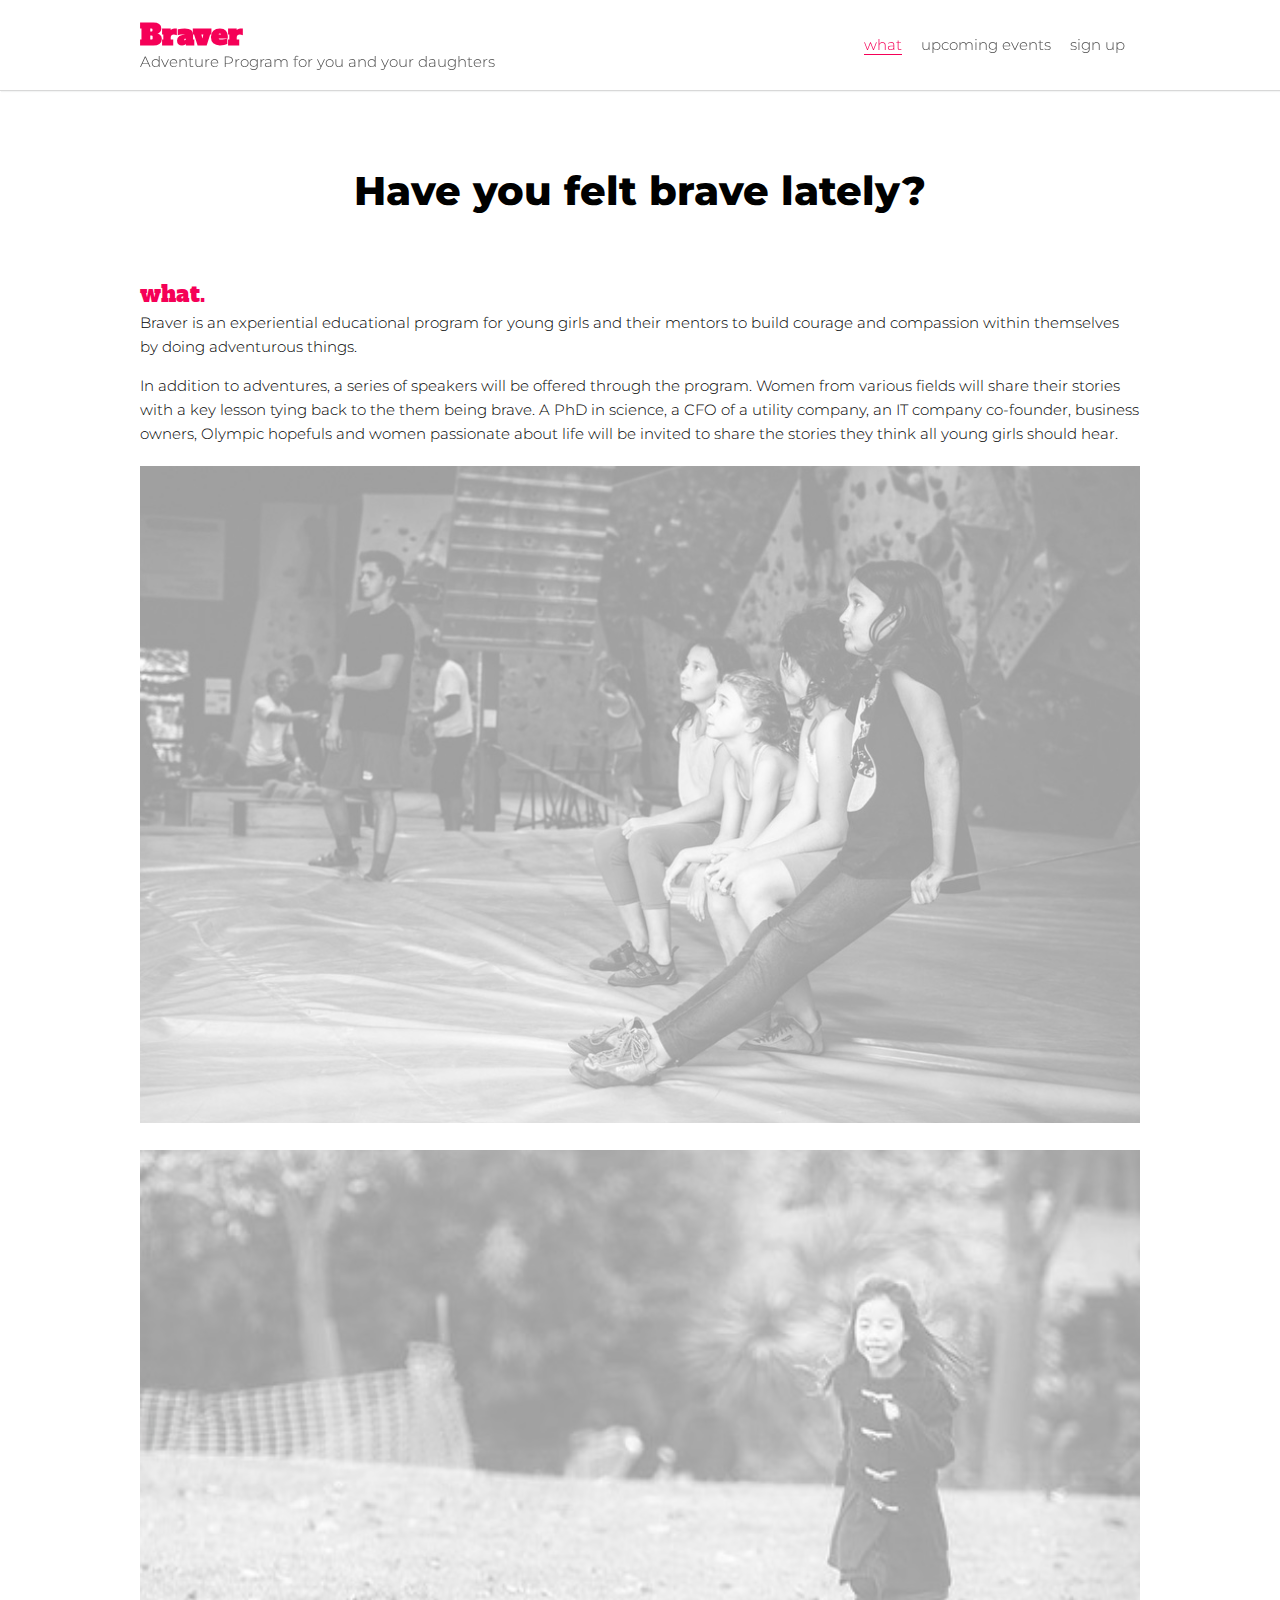
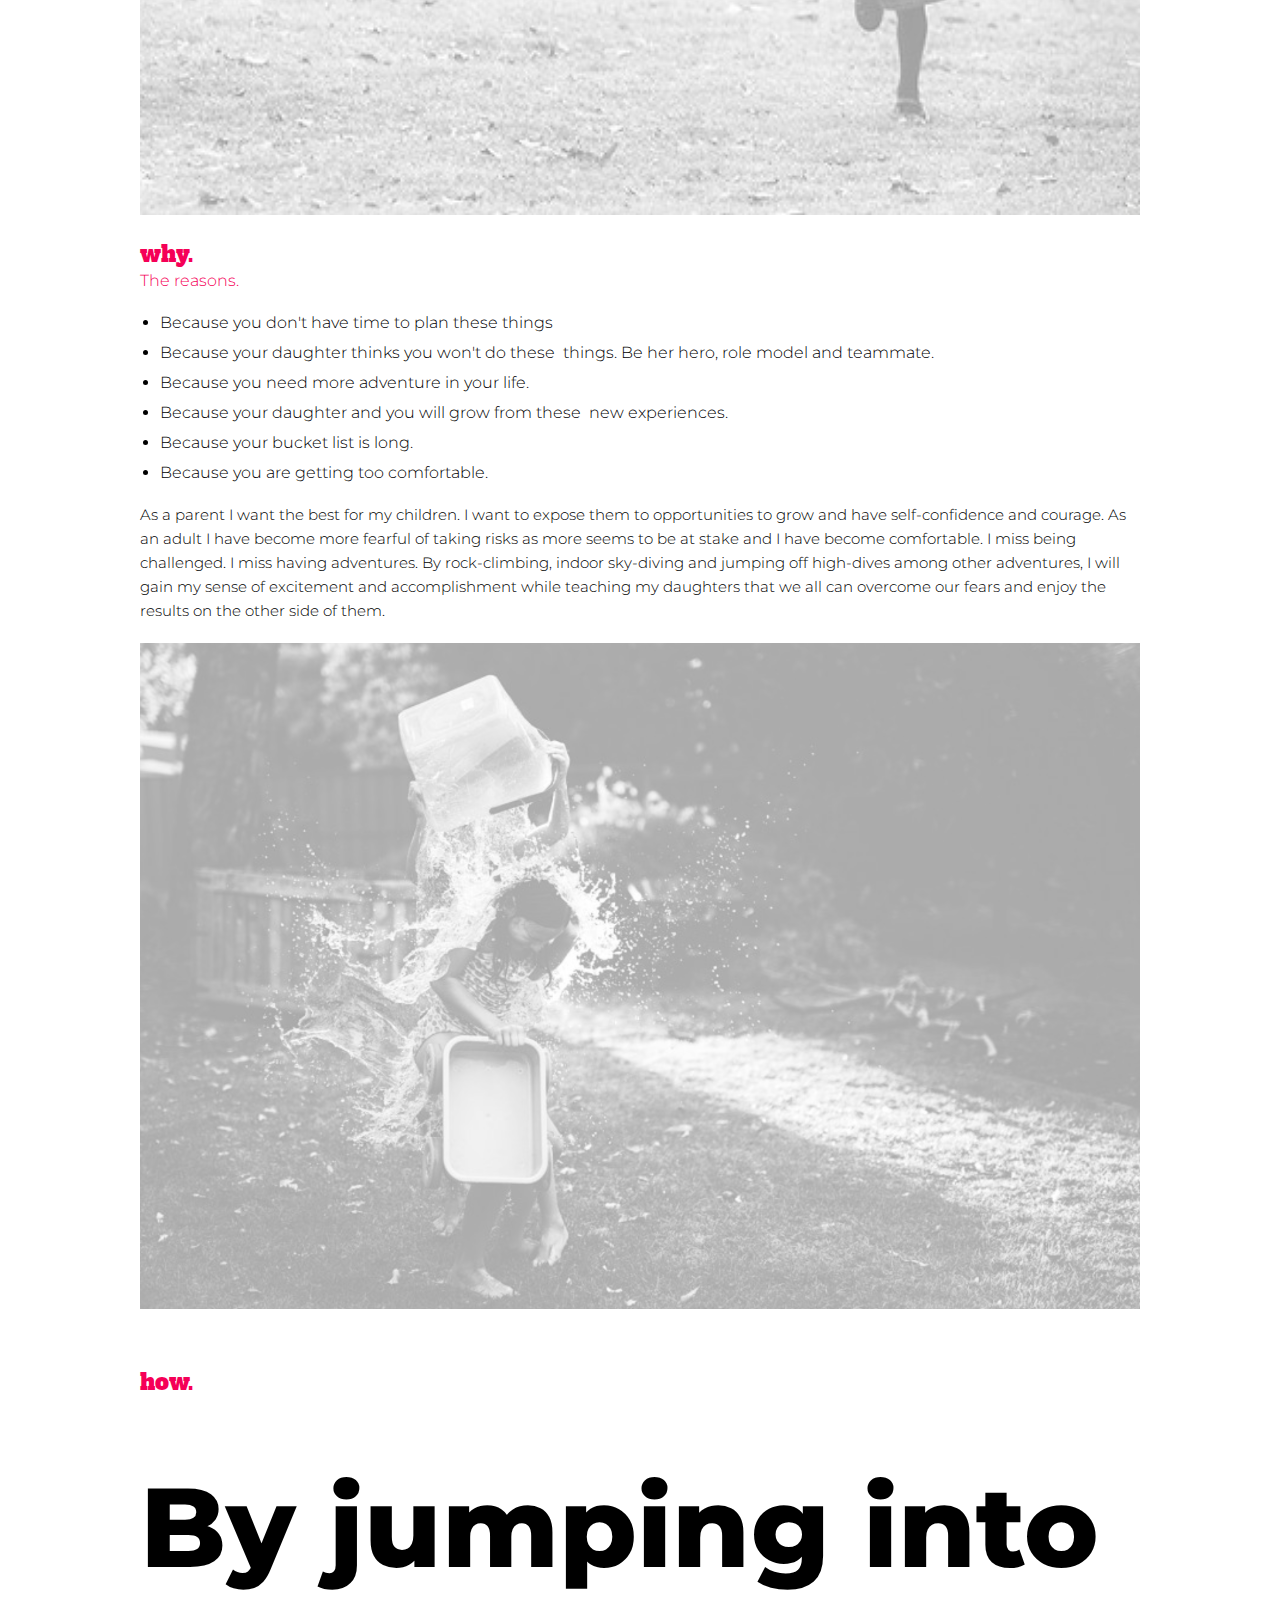
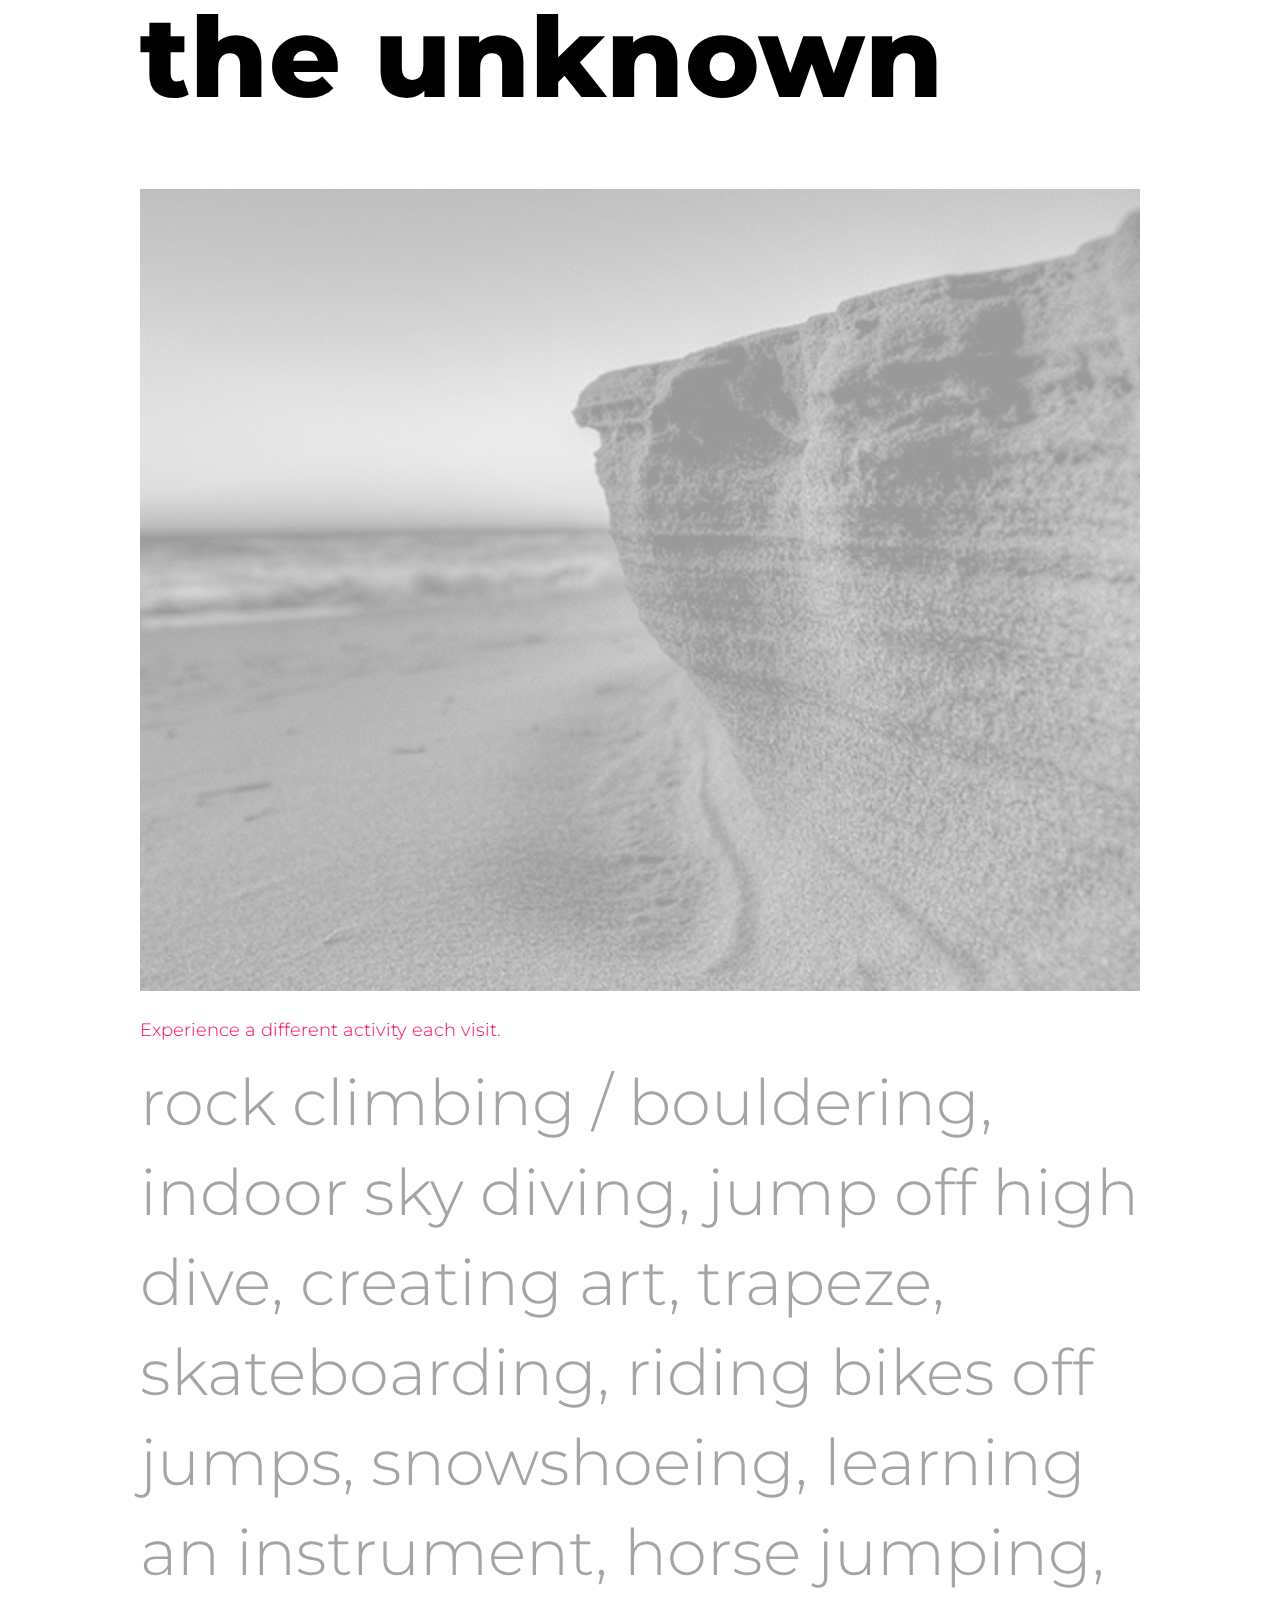
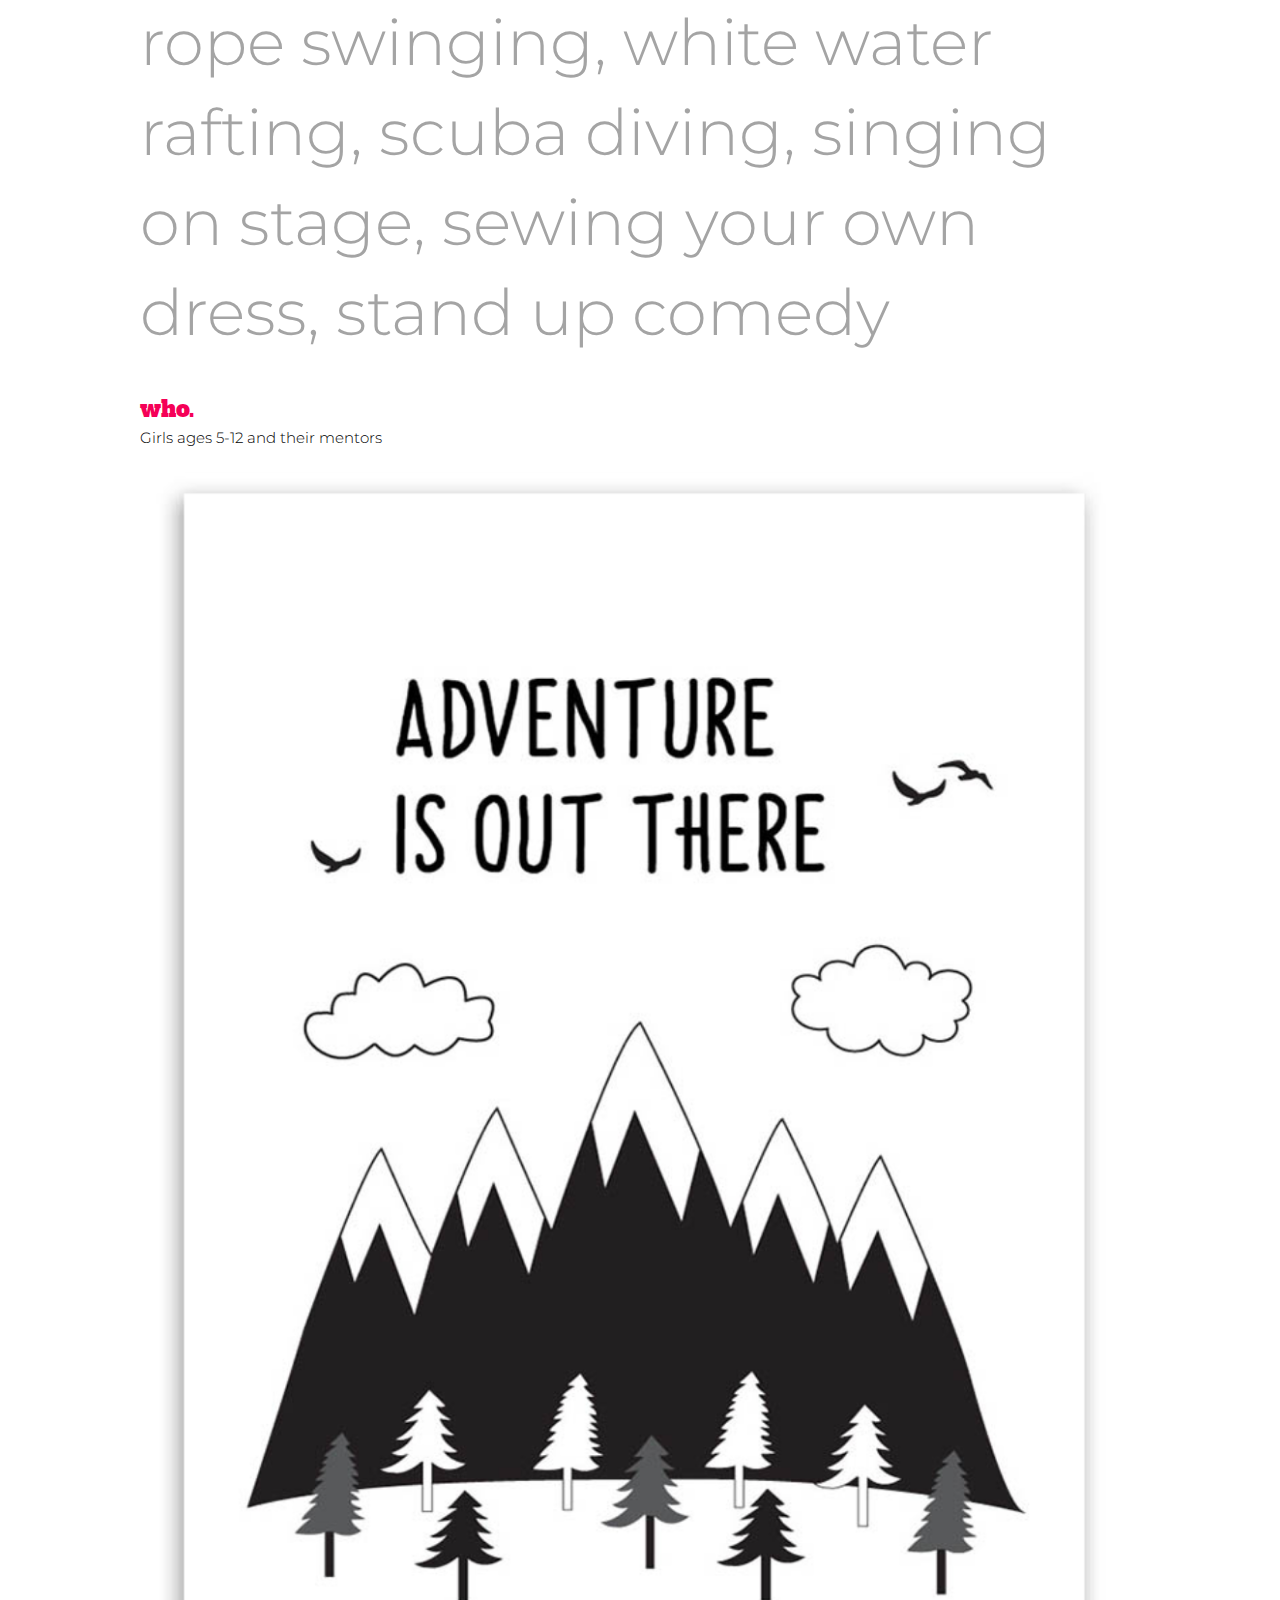
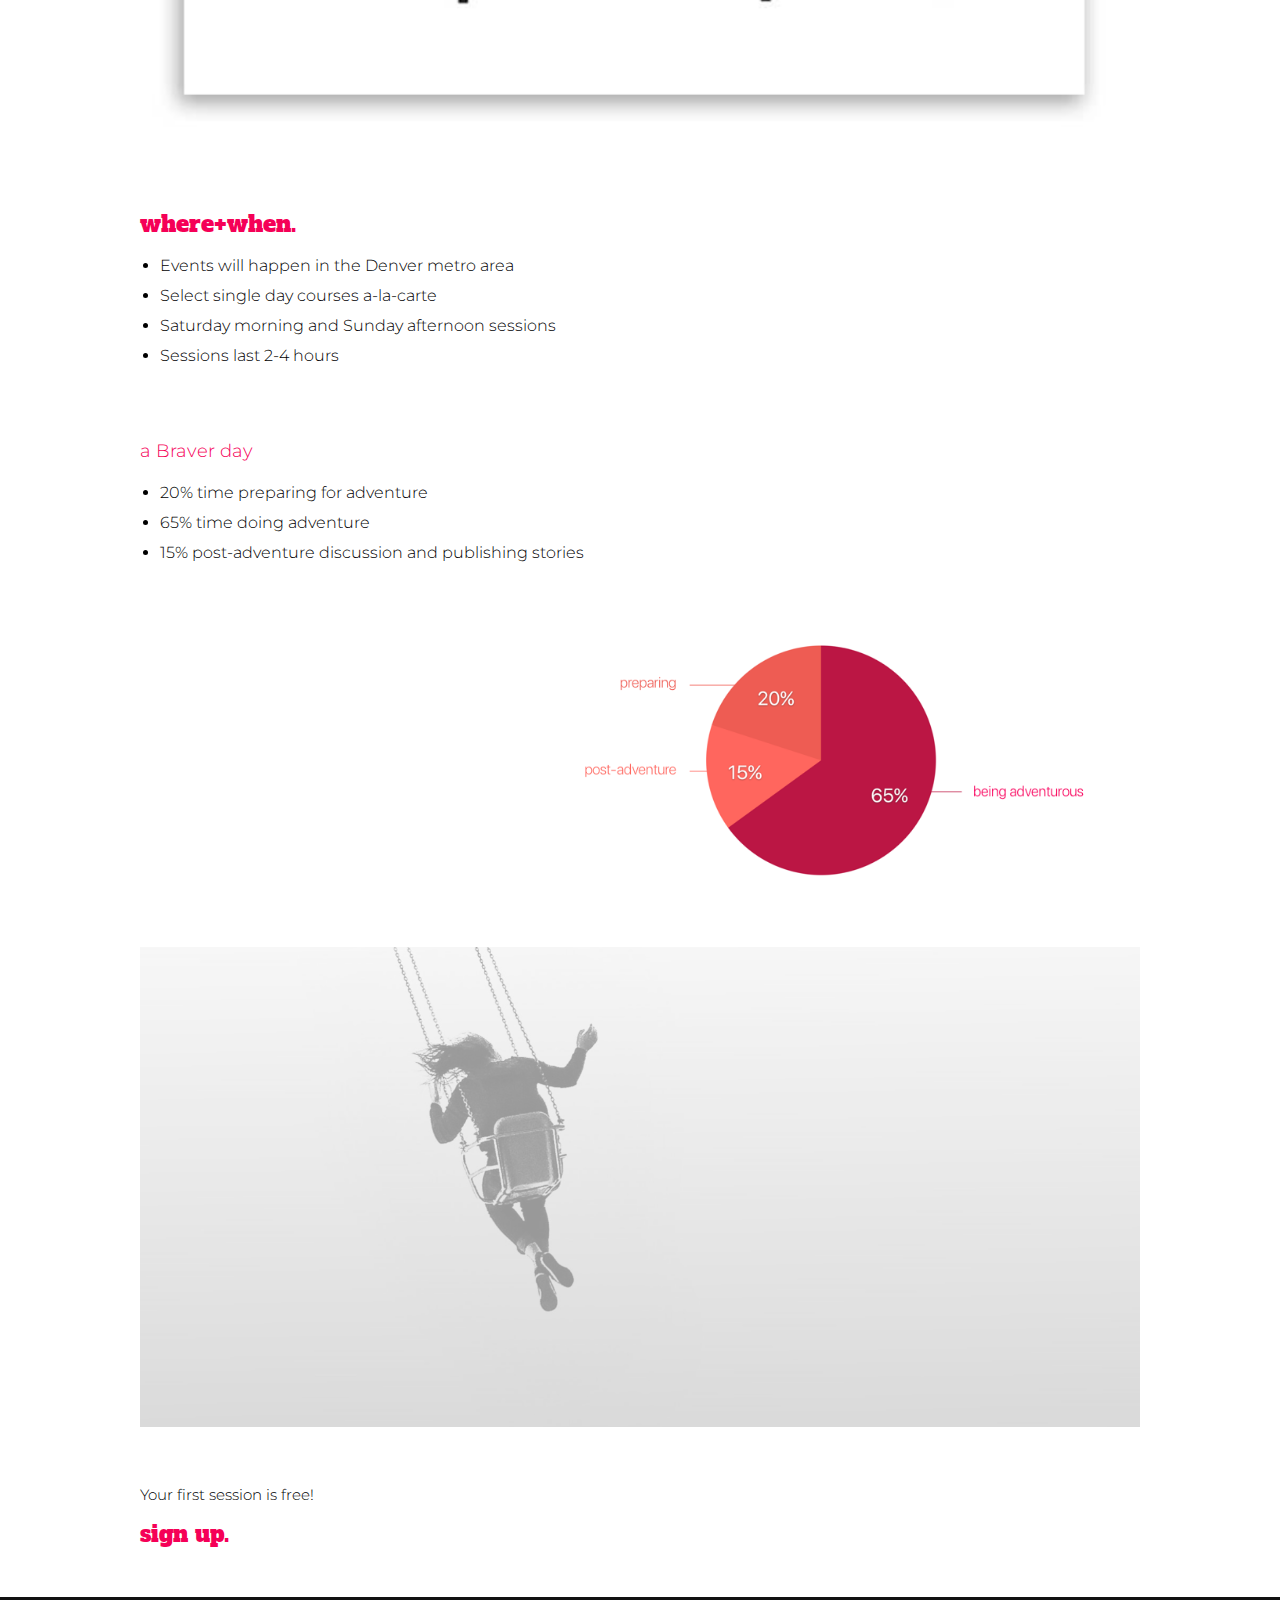
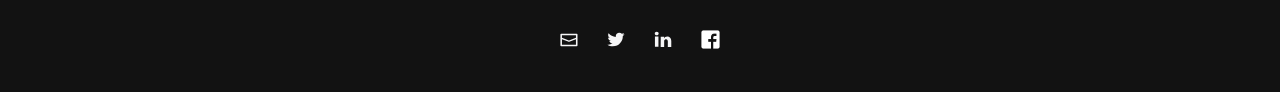
<file: index.html>
<!DOCTYPE html>
<html lang="en">
    <head>
        <meta charset="UTF-8">

        <title>Braver</title>
        <link rel="stylesheet" href="css/reset.css">
        <link rel="stylesheet" href="css/style.css">
        <link rel="stylesheet" href="css/normalize.css">
        <link rel="icon" type="img/png" href="images/favicon.ico" />
        <link href="https://fonts.googleapis.com/css?family=Alfa+Slab+One|Montserrat:300,300i,400,600,700|Zilla+Slab+Highlight" rel="stylesheet">
        <meta name="viewport" content="width=device-width, initial-scale=1">
        <meta name="Braver" content.html="Braver">
        <meta name="description" content="Brave, Be Braver, girls adventure program, Denver, Colorado, Boulder">
    </head>

    <body>
        <div class="uh">
            <div class="uhstuff">
            <a href="index.html"><div class="name">Braver</div></a>
            <div class="role">Adventure Program for you and your daughters</div>

           <div id="content">
                <div id="hamburger">
                    <img src="images/hamburger.png" width="20px" />
                </div>

            <div id="nav">
                <ul>
                    <li><a class="activeState" href="index.html">what</a></li>
<!--                     <li><a href="#why">why</a></li>
                    <li><a href="#how">how</a></li>
                    <li><a href="#who">who</a></li> -->
                    <li><a href="upcoming.html">upcoming events</a></li>
                    <li><a href="signup2.html">sign up</a></li>
                </ul>
            </div>
          </div>
        </div>
    </div>

        
        <div class="intro">
            <p class="intro-p">Have you felt brave lately?</p>
        </div>

        <div class="project body">
            <h1><a href="#">what.</a></h1>
            <p>Braver is an experiential educational program for young girls and their mentors to build courage and compassion within themselves by doing adventurous things. </p>
            <p> In addition to adventures, a series of speakers will be offered through the program. Women from various fields will share their stories with a key lesson tying back to the them being brave. A PhD in science, a CFO of a utility company, an IT company co-founder, business owners, Olympic hopefuls and women passionate about life will be invited to share the stories they think all young girls should hear.</p>
            <div class="splash"><img src="images/climbing.png" width="1000"/></div>
            <div class="splash"><img src="images/girl-running.jpg" width="1000"/></div>
            <h1><a href="#why">why.</a><a id="why"></h1>
            <span class="reasons">The reasons.</span>
            <p>
                <ul>
                    <li>Because you don't have time to plan these things</li>
                    <li>Because your daughter thinks you won't do these  things. Be her hero, role model and teammate.</li>
                    <li>Because you need more adventure in your life.</li>
                    <li>Because your daughter and you will grow from these  new experiences.</li>
                    <li>Because your bucket list is long.</li>
                    <li>Because you are getting too comfortable.</li>
                </ul>                
            </p>
                        <p>As a parent I want the best for my children. I want to expose them to opportunities to grow and have self-confidence and courage. As an adult I have become more fearful of taking risks as more seems to be at stake and I have become comfortable. I miss being challenged. I miss having adventures. By rock-climbing, indoor sky-diving and jumping off high-dives among other adventures, I will gain my sense of excitement and accomplishment while teaching my daughters that we all can overcome our fears and enjoy the results on the other side of them.</p>
            <div class="splash"><img src="images/_water_bucket.png" width="1000"/></div>
            </br >
            <h1><a href="#how">how.</a><a id="how"></h1>
            <h5>By jumping into the unknown</h5>
            <div class="splash"><img src="images/_beach.png" width="1000"/></div>
            <p class="each-visit">Experience a different activity each visit. </p>
             <h6>rock climbing / bouldering, indoor sky diving, jump off high dive, creating art, trapeze, skateboarding, riding bikes off jumps, snowshoeing, learning an instrument, horse jumping, rope swinging, white water rafting, scuba diving, singing on stage, sewing your own dress, stand up comedy </h6>
            </br >
            <h1><a href="#">who.</a><a id="who"></h1>
            <p>Girls ages 5-12 and their mentors</p>
            <div class="splash-drawing"><img src="images/adventure.png" width="1000"/></div>
            </br >
            <h1><a href="#">where+when.</a></h1>
            <p>
                <ul>
                    <li>Events will happen in the Denver metro area</li>
                    <li>Select single day courses a-la-carte</li>
                    <li>Saturday morning and Sunday afternoon sessions</li>
                    <li>Sessions last 2-4 hours</li>
                </ul>
            </p>
            </br >
            </br >
            <div>
            <p class="each-visit">a Braver day </p>
                <p>
                    <ul>
                        <li>20% time preparing for adventure</li>
                        <li>65% time doing adventure</li>
                        <li>15% post-adventure discussion and publishing stories</li>
                    </ul>
                </p>
            </div>
            <div class="chart"><img src="images/braver-day.png" width="600"/></div>
            </br >
            <div class="splash"><img src="images/_swing.png" width="1000"/></div>
            </br >
            <p>Your first session is free!</p>
            <h1><a href="signup.html">sign up.</a></h1>
            </br >
            </br >
        </div><!--end content-->
            <footer>
            <div class="social">
                <a href="#"><img class="social-icon facebook" src="images/fff-social/mail.svg"/>
                <a href="#"><img class="social-icon facebook" src="images/fff-social/twitter.svg"/>
                <a href="#"><img class="social-icon facebook" src="images/fff-social/linkedin.svg"/>
                <a href="#"><img class="social-icon facebook" src="images/fff-social/facebook.svg"/>

<!--                 <p class="copyright">Copyright 2018. Braver.</p> -->
            </div>
    </footer>
        <script src="js/main.js"></script>
    </body>
</html>
</file>
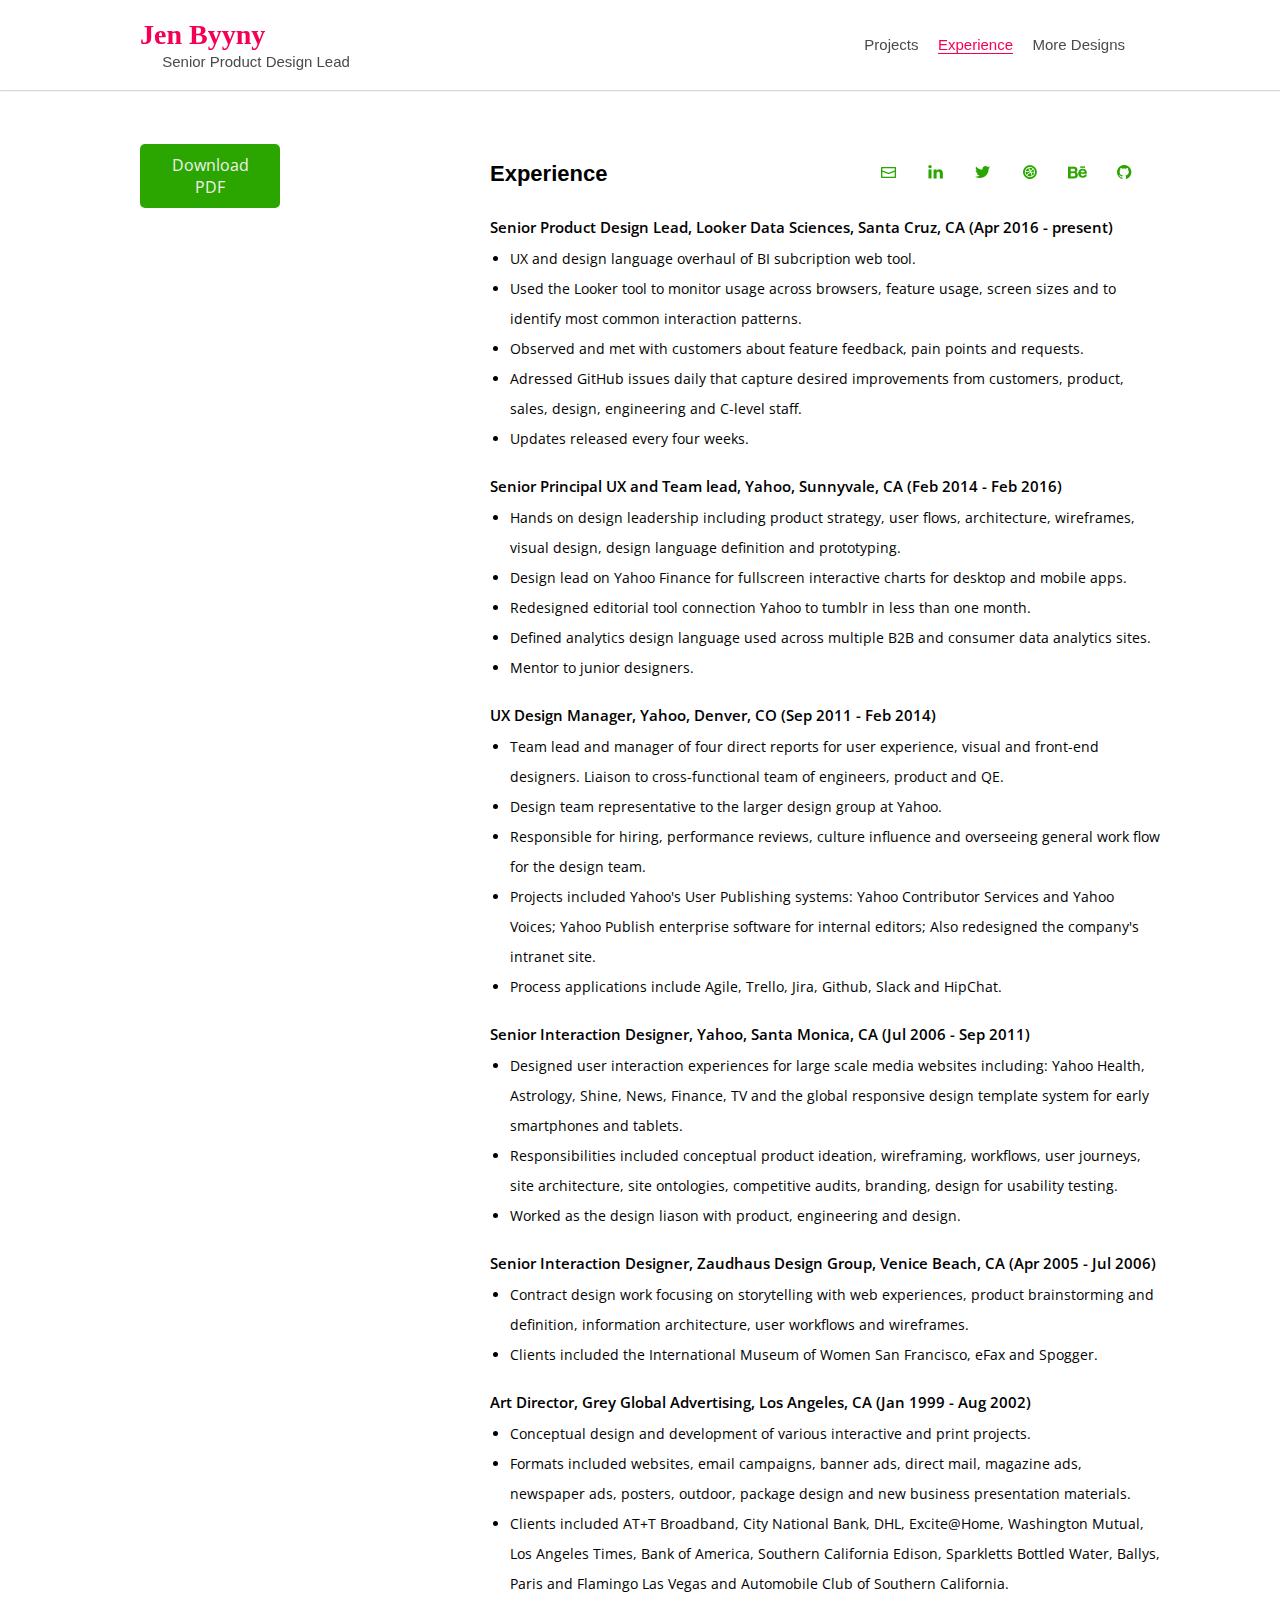
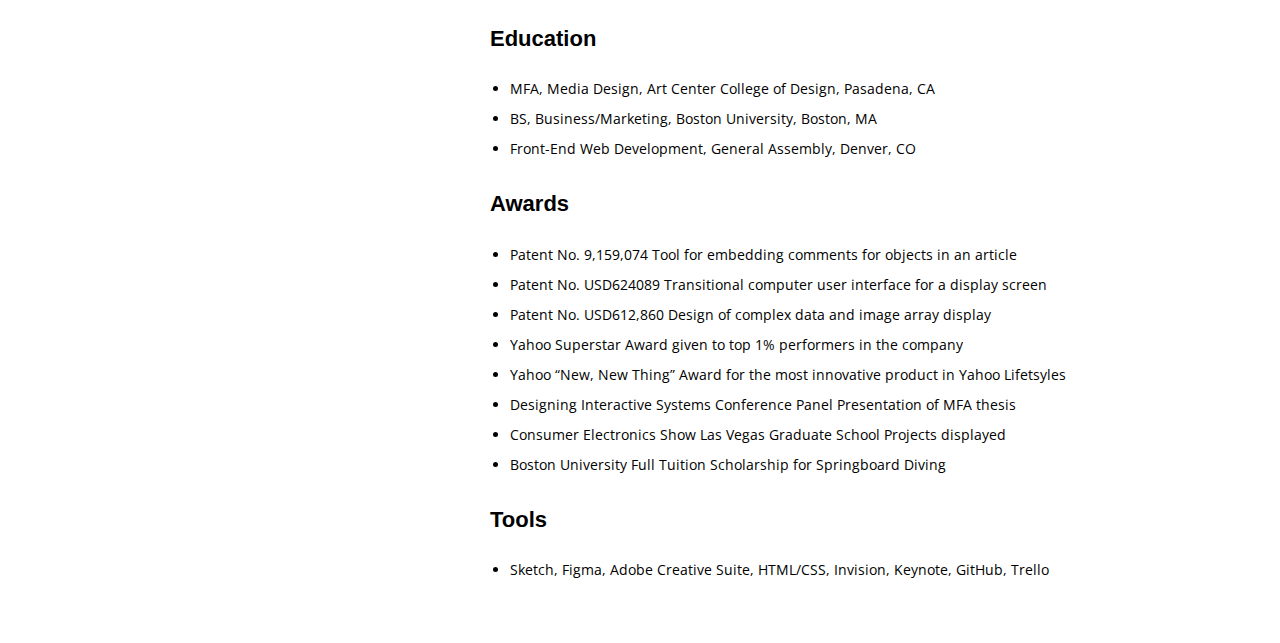
<file: experience.html>
<!DOCTYPE html>
<html lang="en">
    <head>
        <meta charset="UTF-8">

        <title>Jen Byyny • Experience</title>
        <link rel="stylesheet" href="css/reset.css">
        <link rel="stylesheet" href="css/style.css">
        <link rel="stylesheet" href="css/normalize.css">
        <link rel="icon" type="img/png" href="images/favicon.ico" />
        <link href='http://fonts.googleapis.com/css?family=Open+Sans:300italic,300,400,600,800' rel='stylesheet' type='text/css'>
        
        <meta name="viewport" content="width=device-width, initial-scale=1">
        <meta name="Jen Byyny Portfolio" content="Jen Byyny">
        <meta name="keywords" content="Jen Byyny, Jen Tarara, Senior Product Designer, Senior UX Designer. Product Design Lead, Principal Product Designer, UX Design Director, Design Strategy, Principal UX Designer, MFA, Art Center College of Design, Yahoo, Looker, Looker Data Sciences, UX, UI, IxD, interaction design, data analytics design, visual design, marketing, branding, art direction, usability, design research, user-centered design, design thinking">
        
<!--         <script>
            (function(i,s,o,g,r,a,m){i['GoogleAnalyticsObject']=r;i[r]=i[r]||function(){
            (i[r].q=i[r].q||[]).push(arguments)},i[r].l=1*new Date();a=s.createElement(o),
            m=s.getElementsByTagName(o)[0];a.async=1;a.src=g;m.parentNode.insertBefore(a,m)
            })(window,document,'script','//www.google-analytics.com/analytics.js','ga');

            ga('create', 'UA-74650149-1', 'auto');
            ga('send', 'pageview');
        </script> -->
    </head>

    <body><!-- this is the main <body> where you will be buildling your website -->
        <div class="uh">
            <div class="uhstuff">
            <a href="index.html"><div class="name">Jen Byyny</div></a>
            <div class="role">Senior Product Design Lead</div>

            <div id="content">
                <div id="hamburger">
                    <img src="images/hamburger.png" width="20px" />
                </div>

            <div id="nav">
                <ul> 
                    <li><a href="index.html">Projects</a></li>
                    <li><a class="activeState" href="experience.html">Experience</a></li>
                    <li><a href="more.html">More Designs</a></li>
                </ul>
            </div>
          </div>
        </div>
    </div>

        <div class="content body">
            <div class="wrapper">
                <div class="resume-box">
                    </br >
                    <a href="images/JenByyny.pdf" target='blank'><button>Download PDF</button></a>
                </div>
            </div>
        </div>
            <div class="wrapper2">
                <div class="stuff">
                    <a href="mailto:jentarara@yahoo.com" target='blank'><img src="images/social-icons//mail.png"></a> 
                    <a href="https://www.linkedin.com/in/jentarara" target='blank'><img src="images//social-icons/linkedin.png"></a>
                    <a href="https://twitter.com/jenbyyny" target='blank'><img src="images/social-icons/twitter.png"></a>
                    <a href="https://dribbble.com/jenbyyny" target='blank'><img src="images//social-icons/dribbble.png"></a>
                    <a href="https://www.behance.net/jenbyyny" target='blank'><img src="images//social-icons/behance.png"></a>
                    <a href="https://github.com/jbyyny" target='blank'><img src="images//social-icons/github.png"></a>
                </div>
                </br >
                  <h2>Experience</h2>
                  <div class="job-title">Senior Product Design Lead, Looker Data Sciences, Santa Cruz, CA (Apr 2016 - present)</div>
                    <div class="jobs-info">
                        <ul>
                            <li>UX and design language overhaul of BI subcription web tool.</li>
                            <li>Used the Looker tool to monitor usage across browsers, feature usage, screen sizes and to identify most common interaction patterns.</li>
                            <li>Observed and met with customers about feature feedback, pain points and requests.</li>
                            <li>Adressed GitHub issues daily that capture desired improvements from customers, product, sales, design, engineering and C-level staff.</li>
                            <li>Updates released every four weeks.</li>
                        </ul>
                    </div>
                    <div class="job-title">Senior Principal UX and Team lead, Yahoo, Sunnyvale, CA (Feb 2014 - Feb 2016)</div>
                    <div class="jobs-info">
                        <ul>
                            <li>Hands on design leadership including product strategy, user flows, architecture, wireframes, visual design, design language definition and prototyping.</li>
                            <li>Design lead on Yahoo Finance for fullscreen interactive charts for desktop and mobile apps.</li>
                            <li>Redesigned editorial tool connection Yahoo to tumblr in less than one month.</li>
                            <li>Defined analytics design language used across multiple B2B and consumer data analytics sites.</li>
                            <li>Mentor to junior designers.</li>
                        </ul>
                    </div>

                    <div class="job-title">UX Design Manager, Yahoo, Denver, CO (Sep 2011 - Feb 2014)</div>
                    <div class="jobs-info">
                        <ul>
                            <li>Team lead and manager of four direct reports for user experience, visual and front-end designers. Liaison to cross-functional team of engineers, product and QE.</li>
                            <li>Design team representative to the larger design group at Yahoo. </li>
                            <li>Responsible for hiring, performance reviews, culture influence and overseeing general work flow for the design team. </li>
                            <li>Projects included Yahoo's User Publishing systems: Yahoo Contributor Services and Yahoo Voices; Yahoo Publish enterprise software for internal editors; Also redesigned the company's intranet site.</li>
                            <li>Process applications include Agile, Trello, Jira, Github, Slack and HipChat.</li>
                        </ul>
                    </div>

                    <div class="job-title">Senior Interaction Designer, Yahoo, Santa Monica, CA (Jul 2006 - Sep 2011)</div>
                    <div class="jobs-info">
                        <ul>
                            <li>Designed user interaction experiences for large scale media websites including: Yahoo Health, Astrology, Shine, News, Finance, TV and the global responsive design template system for early smartphones and tablets. </li>
                            <li>Responsibilities included conceptual product ideation, wireframing, workflows, user journeys, site architecture, site ontologies, competitive audits, branding, design for usability testing.</li>
                            <li>Worked as the design liason with product, engineering and design.</li>
                        </ul>
                    </div>

                    <div class="job-title">Senior Interaction Designer, Zaudhaus Design Group, Venice Beach, CA (Apr 2005 - Jul 2006)</div>
                    <div class="jobs-info">
                        <ul>
                            <li>Contract design work focusing on storytelling with web experiences, product brainstorming and definition, information architecture, user workflows and wireframes.</li>
                            <li>Clients included the International Museum of Women San Francisco, eFax and Spogger.</li>
                        </ul>
                    </div>

                    <div class="job-title">Art Director, Grey Global Advertising, Los Angeles, CA (Jan 1999 - Aug 2002)</div>
                    <div class="jobs-info">
                        <ul>
                            <li>Conceptual design and development of various interactive and print projects.</li>
                            <li>Formats included websites, email campaigns, banner ads, direct mail, magazine ads, newspaper ads, posters, outdoor, package design and new business presentation materials.</li>
                            <li>Clients included AT+T Broadband, City National Bank, DHL, Excite@Home, Washington Mutual, Los Angeles Times, Bank of America, Southern California Edison, Sparkletts Bottled Water, Ballys, Paris and Flamingo Las Vegas and Automobile Club of Southern California.</li>
                        </ul>
                    </div>

                    <h2>Education</h2>
                    <div class="jobs-info">
                        <ul>
                            <li>MFA, Media Design, Art Center College of Design, Pasadena, CA</li>
                            <li>BS, Business/Marketing, Boston University, Boston, MA</li>
                            <li>Front-End Web Development, General Assembly, Denver, CO</li>
                        </ul>
                    </div>

                    <h2>Awards</h2>

                    <div class="jobs-info">
                        <ul>
                            <li>Patent No. 9,159,074 Tool for embedding comments for objects in an article</li>
                            <li>Patent No. USD624089 Transitional computer user interface for a display screen</li>
                            <li>Patent No. USD612,860 Design of complex data and image array display</li>
                            <li>Yahoo Superstar Award given to top 1% performers in the company</li>
                            <li>Yahoo “New, New Thing” Award for the most innovative product in Yahoo Lifetsyles</li>
                            <li>Designing Interactive Systems Conference Panel Presentation of MFA thesis</li>
                            <li>Consumer Electronics Show Las Vegas Graduate School Projects displayed</li>
                            <li>Boston University Full Tuition Scholarship for Springboard Diving</li>
                        </ul>
                    </div>

                   <h2>Tools</h2>
                    <div class="jobs-info">
                        <ul>
                            <li>Sketch, Figma, Adobe Creative Suite, HTML/CSS, Invision, Keynote, GitHub, Trello</li>
                        </ul>
                        <br />
                        <br />
                    </div>
            </div>
        </div>
    </div>
        <script src="js/main.js"></script>

	</body>
</html>
</file>
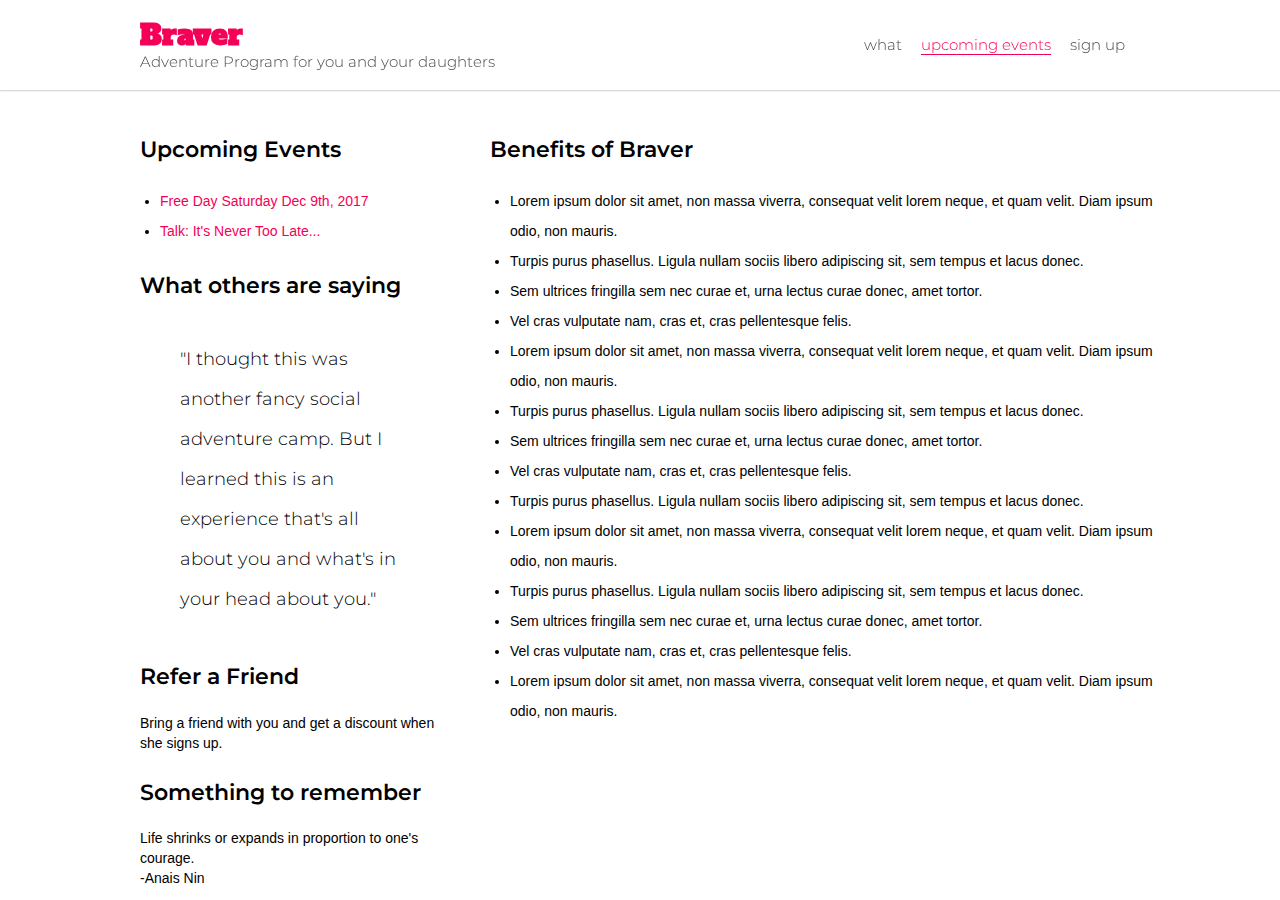
<file: upcoming.html>
<!DOCTYPE html>
<html lang="en">
    <head>
        <meta charset="UTF-8">

        <title>Braver</title>
        <link rel="stylesheet" href="css/reset.css">
        <link rel="stylesheet" href="css/style.css">
        <link rel="stylesheet" href="css/normalize.css">
        <link rel="icon" type="img/png" href="images/favicon.ico" />
        <link href="https://fonts.googleapis.com/css?family=Alfa+Slab+One|Montserrat:300,300i,400,600,700|Zilla+Slab+Highlight" rel="stylesheet">
        <meta name="viewport" content="width=device-width, initial-scale=1">
        <meta name="Braver" content="Braver">
        <meta name="description" content="Brave, Be Braver, girls adventure program, Denver, Colorado, Boulder">
    </head>
    <body>
        <div class="uh">
            <div class="uhstuff">
            <a href="index.html"><div class="name">Braver</div></a>
            <div class="role">Adventure Program for you and your daughters</div>

           <div id="content">
                <div id="hamburger">
                    <img src="images/hamburger.png" width="20px" />
                </div>

            <div id="nav">
                <ul>
                    <li><a href="index.html">what</a></li>
<!--                     <li><a href="#why">why</a></li>
                    <li><a href="#how">how</a></li>
                    <li><a href="#who">who</a></li> -->
                    <li><a class="activeState" href="upcoming.html">upcoming events</a></li>
                    <li><a href="signup2.html">sign up</a></li>
                </ul>
            </div>
          </div>
        </div>
    </div>

        <div class="content body">
            <div class="wrapper">
                
                <h2>Upcoming Events</h2>
                <div class="jobs-info">
                    <ul>
                        <li><a href="http://blog.teamtreehouse.com/never-late-teacher-artist-switched-web-careers-midstream" target='blank'>Free Day Saturday Dec 9th, 2017 </a></li>
                        <li><a href="http://blog.teamtreehouse.com/good-design-matters" target='blank'>Talk: It's Never Too Late...</a></li>
                    </ul>
                </div>
                <h2>What others are saying</h2>
                <div class="jobs-info">
                    <blockquote>"I thought this was another fancy social adventure camp. But I learned this is an experience that's all about you and what's in your head about you."</blockquote>
                </div>
                <h2>Refer a Friend</h2>
                <div class="jobs-info2">Bring a friend with you and get a discount when she signs up.</div>
                <h2>Something to remember</h2>
                <div class="jobs-info2">Life shrinks or expands in proportion to one's courage.<br />-Anais Nin</div>
            </div>
        </div>
        <div class="wrapper2 body">
            <h2>Benefits of Braver</h2>
            <div class="jobs-info">
                <ul>
                    <li>Lorem ipsum dolor sit amet, non massa viverra, consequat velit lorem neque, et quam velit. Diam ipsum odio, non mauris.</li>
                    <li>Turpis purus phasellus. Ligula nullam sociis libero adipiscing sit, sem tempus et lacus donec.</li>
                    <li>Sem ultrices fringilla sem nec curae et, urna lectus curae donec, amet tortor.</li>
                    <li>Vel cras vulputate nam, cras et, cras pellentesque felis.</li>
                    <li>Lorem ipsum dolor sit amet, non massa viverra, consequat velit lorem neque, et quam velit. Diam ipsum odio, non mauris.</li>
                    <li>Turpis purus phasellus. Ligula nullam sociis libero adipiscing sit, sem tempus et lacus donec.</li>
                    <li>Sem ultrices fringilla sem nec curae et, urna lectus curae donec, amet tortor.</li>
                    <li>Vel cras vulputate nam, cras et, cras pellentesque felis.</li>
                    <li>Turpis purus phasellus. Ligula nullam sociis libero adipiscing sit, sem tempus et lacus donec.</li>
                    <li>Lorem ipsum dolor sit amet, non massa viverra, consequat velit lorem neque, et quam velit. Diam ipsum odio, non mauris.</li>
                    <li>Turpis purus phasellus. Ligula nullam sociis libero adipiscing sit, sem tempus et lacus donec.</li>
                    <li>Sem ultrices fringilla sem nec curae et, urna lectus curae donec, amet tortor.</li>
                    <li>Vel cras vulputate nam, cras et, cras pellentesque felis.</li>
                    <li>Lorem ipsum dolor sit amet, non massa viverra, consequat velit lorem neque, et quam velit. Diam ipsum odio, non mauris.</li>
                </ul>
            </div>    
        </div>
        <script src="js/main.js"></script>
    </body>
</html>
</file>
<file: css/style.css>
/*

This is a comment in CSS. I'll explain how to do CSS! YAY!

.class {
    property: value;
}

tag {
    property: value;
}

classes always use . 
tags are predefined names such as h1, h2, p, ul, li, label, strong and do not require a . 
classes can be named anything you want and tags cannot.

*/

* {
    margin: 0;
    padding: 0;
}

body {
    font-family: 'Montserrat', sans-serif;
    font-size: 16px;
    font-weight: 300;
    line-height: 24px;
}

/*header {
  background: url(../images/climbing.png) no-repeat center top rgb(134,141,157);
  background-size: cover;
}*/

.name {
    font-family: 'Alfa Slab One', cursive;
    font-size: 28px;
    font-weight: 800;
    float: left;
    line-height: 50px;
    color: #F50057;
}
.name a {
    color: #4A4A4A;
}

p {
    margin: auto;
    font-size: 15px;
    color: #000;
}

.project-info {
    margin: auto;
    font-size: 16px;
    padding-top: 100px;
}

a {
    text-decoration: none;
    color: #F50057;
}

.splash {
    margin: 20px auto;
    width: 1000px;
    opacity: .4;
}

.splash-drawing {
    margin: 20px auto;
    width: 1000px;
}

.chart {
    margin: 20px auto;
    width: 600px;
    float: right;
}

.uh {
    position: fixed;
    width: 100%;
    background-color: #fff;
    border-bottom: 1px solid #D8D8D8;
    height: 80px;
    top: 0;
    padding-top: 10px;
    box-shadow: 1px 1px 1px #f3f4f4;
}

.line {
    border-bottom: 2px solid #2BA600;
    padding-bottom: 20px;
    margin-bottom: 10px;
}

.uhstuff {
    width: 1000px;
    margin: 0 auto;
}

.role {
    font-size: 15px;
    float: left;
    margin-left: -103px;
    margin-top: 40px;
    color: #4A4A4A;
}

#nav {
    margin: 0 auto;
    line-height: 70px;
    float: right;
    text-align: right;
}

#nav ul li a {
    color: #4A4A4A;
    font-size: 15px;
    text-decoration: none;
}

#nav ul li a:hover {
    opacity: 0.6;
}

#nav ul li .activeState {
    color: #F50057;
    border-bottom: 1px solid #F50057;
}

#nav ul li {
    display: inline;
    margin-right: 15px;
}

.intro {
    width: 1000px;
    margin: auto;
    /*min-height: 210px;*/
}

.intro-p {
    width: 1000px;
    font-size: 40px;
    font-weight: 800;
    line-height: 32px;
    padding-top: 170px;
    padding-bottom: 40px;
    text-align: center;
}

.splash-body {
    width: 1100px;
    font-size: 18px;
    line-height: 30px;
    padding-top: 50px;
}

/*on hover this will slideDown and show bullets*/
.reasons {
    color: #F50057;
}

.each-visit {
    color: #F50057;
    font-size: 18px;
}

/*i am styling the ul that is within the nav class, as you can see the ul is a different color than nav. 
The ul is a predefined tag and the .nav is a class name that i created*/

#nav ul {
    list-style: none;
    padding-top: 20px;
}


h1 {
    font-family: 'Alfa Slab One', cursive;
    font-size: 12px;
    font-weight: 400;
    color: #F50057;
    width: 1000px;
}

h5 {
    font-family: 'Montserrat', sans-serif;
    font-size: 300px;
    font-weight: 300;
    line-height: 200px;
    color: #000;
}

h6 {
    font-family: 'Montserrat', sans-serif;
    font-size: 20px;
    font-weight: 300;
    line-height: 50px;
}

.box {
    color: #000;
    width: 300px;
    margin: 15px;
    float: left;
}

.tiletext {
    font-family: 'Open Sans', sans-serif;
    font-size: 18px;
    font-weight: 400;
    margin-top: 25px;
    color: #2BA600;
}

.devicetext {
    font-family: 'Open Sans', sans-serif;
    font-size: 13px;
    font-weight: 300;
    margin-bottom: 10px;
}

.project {
    padding-top: 10px;
    width: 1000px;
    margin: auto;
}

.content {
    padding-top: 90px;
    width: 1000px;
    margin: auto;
}

.wrapper {
    width: 300px;
    margin-right: 50px;
    float: left;
    margin-top: 30px;
}

.wrapper2 {
    width: 700px;
    float: left;
    margin-top: 30px;
}

.box .bg-election {
    background-size: cover;
    background-image: url('../images/news-election-tile.png');
    width: 300px;
    height: 300px;
    border: 1px solid #f1f1f1;
}

.box .bg-colors {
    background-size: cover;
    background-image: url('../images/colors-tile.png');
    width: 300px;
    height: 300px;
    border: 1px solid #f1f1f1;
}

.box .bg-publishapp {
    background-size: cover;
    background-image: url('../images/publishing-tile.png');
    width: 300px;
    height: 300px;
    border: 1px solid #f1f1f1;
}

.box .bg-patents {
    background-size: cover;
    background-image: url('../images/patents-tile.png');
    width: 300px;
    height: 300px;
    border: 1px solid #e1e1e1;
}

.box .bg-bizhealth {
    background-size: cover;
    background-image: url('../images/bizhealth-tile.png');
    width: 300px;
    height: 300px;
    border: 1px solid #f1f1f1;
}

.box .bg-astro {
    background-size: cover;
    background-image: url('../images/astro-tile.png');
    width: 300px;
    height: 300px;
    border: 1px solid #f1f1f1;
}

.box .bg-backyard {
    background-size: cover;
    background-image: url('../images/backyard-tile.png');
    width: 300px;
    height: 300px;
    border: 1px solid #f1f1f1;
}

.box .bg-imow {
    background-size: cover;
    background-image: url('../images/imow-tile.png');
    width: 300px;
    height: 300px;
    border: 1px solid #f1f1f1;
}

.box .bg-contentmktg {
    background-size: cover;
    background-image: url('../images/content-mktg-tile.png');
    width: 300px;
    height: 300px;
    border: 1px solid #f1f1f1;
}

.box .bg-magazines {
    background-size: cover;
    background-image: url('../images/magazines-tile.png');
    width: 300px;
    height: 300px;
    border: 1px solid #f1f1f1;
}

.box .bg-pyc {
    background-size: cover;
    background-image: url('../images/pyc-tile.png');
    width: 300px;
    height: 300px;
    border: 1px solid #f1f1f1;
}

.box .bg-panorama {
    background-size: cover;
    background-image: url('../images/panorama-tile.png');
    width: 300px;
    height: 300px;
    border: 1px solid #f1f1f1;
}

.box .bg-trackvia {
    background-size: cover;
    background-image: url('../images/trackvia-tile.png');
    width: 300px;
    height: 300px;
    border: 1px solid #f1f1f1;
}

.box .bg-simple-energy {
    background-size: cover;
    background-image: url('../images/simple-energy-tile.png');
    width: 300px;
    height: 300px;
    border: 1px solid #f1f1f1;
}

.box .bg-shine {
    background-size: cover;
    background-image: url('../images/shine-tile.png');
    width: 300px;
    height: 300px;
    border: 1px solid #f1f1f1;
}

.box:hover {
    opacity: 0.5;
}

/*RESUME STYLING*/

h2 {
    font-size: 15px;
    font-weight: 600;
    color: #000;
    text-decoration: none;
    margin-bottom: 10px;
    margin-top: 10px;
}

.resume-title {
    float: left;
    width: 200px;
}

.inline {
    display: inline;
}

.resume-box {
    clear: both;
}

.stuff {
    float: right;
}

.stuff a {
    float: left;
    display: inline;
    height: 15px;
    padding-right: 25px;
    padding-top: 41px;
}

.stuff img {
    float: left;
}

button {
    margin-right: 20px;
    background-color: #2BA600;
    border-radius: 5px;
    border: none;
    padding: 10px 15px;
    width: 140px;
    font-family: 'Open Sans', sans-serif;
    font-size: 13px;
    font-weight: 400;
    float-right: 20px;
    text-decoration: none;
    display: inline-block;
    color: #f1f1f1;
    cursor: pointer;
}

button a {
    color: #f1f1f1;
    line-height: 25px;
    text-decoration: none;
    padding: 10px;
}

button:hover {
    opacity: 0.5;
}

h3 {
    font-size: 13px;
    font-weight: 400;
    margin: 20px;
    text-decoration: none;
}

.job-title {
    font-family: 'Open Sans', sans-serif;
    font-size: 15px;
    font-weight: 600;
    padding-top: 10px;
}

.jobs-info {
    font-family: 'Open Sans', sans-serif;
    font-size: 14px;
    font-weight: 400;
    padding-top: 5px;
    padding-bottom: 10px;
    line-height: 24px;
/*    padding-left: 10px;*/
}

.jobs-info2 {
    font-family: 'Open Sans', sans-serif;
    font-size: 14px;
    font-weight: 400;
    padding-top: 5px;
    padding-bottom: 10px;
    line-height: 20px;
}

.jobs-info ol li {
    font-size: 14px;
}

.avatar {
    outline-color: #f1f1f1;
    width: 30px;
    height: 30px;
    margin: 15px;
    float: left;
}

.social-media-icons {
    text-decoration: none;
    display: inline;
}
.socia-media-icons ul {
    list-style: none;
}

.copyright {
    padding: 0;
}

/*UPCOMING STYLING*/
.about-title {
    font-family: 'Open Sans', sans-serif;
    font-size: 13px;
    font-weight: 400;
    padding-top: 10px;
    margin-right: 20px;
}

.about-text {
    font-family: 'Open Sans', sans-serif;
    font-size: 13px;
    font-weight: 400;
    margin-right: 20px;
}

blockquote {
    font-family: 'Montserrat', sans-serif;
    font-size: 18px;
    font-weight: 300;
    line-height: 40px;
}

#hamburger {
    display: none;
}

.social {
  margin: 0 auto;
}

.social-icon {
  height: 25px;
  margin: 10px;
}

footer {
  font-size: 9px;
  font-weight: 600;
  text-align: center;
  color: #FFF;
  background-color: #121212;
  padding-top: 20px;
  height: 75px;
  vertical-align: bottom;
}

/*.copyright {
  padding: 50px;
  font-size: 9px;
  font-weight: 600;
  color: #f6f6f7;
}*/


/*.clearfix:after {
  visibility: hidden;
  display: block;
  font-size: 0;
  content: " ";
  clear: both;
  height: 0;
}

.clear {
  clear: both;
}

footer {
  background: #121212;
  padding: 65px 0 45px;
  text-align: center;
}

footer ul li {
  display: inline-block;
  list-style: none;
  margin: 0 26px 75px;
}
footer p {
  font-size: 18px;
  color: #fff;
  font-weight: 600;
}*/


/*media queries DON'T TOUCH OR EDIT. LIKE EVER.*/

@media screen and (min-width: 320px) and (max-width: 600px) {

    .uh .uhstuff {
    }

    .uhstuff {
        width: 100%;
    }

    .secondnav {
        width: 350px;
    }

    .project {
        width: 350px;
    }

    .splash {
        width: 350px;
    }

    .splash img {
        width: 100%;
    }

    .name {
        padding-left: 30px;
    }

    #hamburger {
        display: block;
        position: absolute;
        top: 0;
        right: 0;
        height: 35px;
        width: 35px;
        padding-top: 30px;
        padding-right: 12px;
    }

    #nav {
        float: none;
        overflow: hidden;
        width: 100%;
        height: 0;
        background-color: #9ED963;
        -webkit-transition: height 1s;
        transition: height 1s;
    }

    #nav.open {
        height: 139px;
        -webkit-transition: height 1s;
        transition: height 1s;
    }

    #nav.open li {
        display: block;
        text-align: center;
        padding: 0;
        margin: 1px 0;
        line-height: 45px;
        background-color: #9ED963;
    }

    #nav li a {
        display: block;
        background-color: #FFF;
        border-bottom: 1px solid #f1f1f1;
    }

    .content {
        width: 350px;
    }

    .wrapper {
        width: 100%;
        float: none;
        margin: auto;
 /*       margin-top: 20px;*/
    }

    .wrapper2 {
        width: 350px;
        padding: 10px 20px;
        margin: auto;
        float: none;
    }

    h1 {
        width: 350px;
    }

    .box {
        float: none;
        margin: 0 auto 20px;
    }

    .intro {
        width: 350px;
        /*margin: 20px auto;*/
        margin-bottom: 0px;
        box-sizing: border-box;
    }

    .intro-p {
        width: 100%;
        float: none;
        font-size: 38px;
        font-weight: 800;
        line-height: 45px;
    }

}

@media screen and (min-width: 829px) and (max-width: 999px) {

    .wrapper2 {
        width: 500px;
    }

    .uhstuff {
        width: 100%;
    }

    .name {
        margin-left: 20px;
    }

    .content {
        width: 100%;
        padding-left: 20px;
        padding-right: 20px;
        box-sizing: border-box;
    }

    h1 {
        width: 100%;
    }

    .splash {
        width: 100%;
        padding: 40px 30px;
        box-sizing: border-box;
    }

    .splash img {
        width: 100%;
    }

    .project {
        width: 100%;
        padding: 40px 30px;
        box-sizing: border-box;
    }

    .secondnav {
        width: 100%;
    }

    #hamburger {
        display: block;
        position: absolute;
        top: 0;
        right: 0;
        height: 35px;
        width: 35px;
        padding-top: 30px;
    }

    #nav {
        float: none;
        overflow: hidden;
        width: 100%;
        height: 0;
        background-color: #9ED963;
        -webkit-transition: height .5s;
        transition: height .5s;
    }

    #nav.open {
        height: 139px;
        -webkit-transition: height .5s;
        transition: height .5s;
    }

    #nav.open li {
        display: block;
        text-align: center;
        padding: 0;
        margin: 1px 0;
        line-height: 45px;
        background-color: #9ED963;
    }

    #nav li a {
        display: block;
        background-color: #FFF;
        border-bottom: 1px solid #666;
    }

    .intro {
        width: 100%;
        margin: 15px auto;
        box-sizing: border-box;
    }

    .intro-p {
        width: 100%;
        float: none;
        font-size: 15px;
        line-height: 25px;
    }
}

@media screen and (min-width: 1000px) and (max-width: 1400px) {

    .wrapper2 {
        width: 670px;
    }

}

@media screen and (min-width: 600px) and (max-width: 998px) {

    .wrapper2 {
        width: 100%;
        padding: 10px 80px;
        box-sizing: border-box;
    }

    .uhstuff {
        width: 100%;
    }

    .wrapper {
        width: 100%;
    }

    .name {
        margin-left: 20px;
    }

    .profile {
        width: 300px;
        margin: auto;
    }

    .content {
        width: 100%;
        padding: 90px 80px;
        box-sizing: border-box;
    }

    h1 {
        width: 100%;
        box-sizing: border-box;
    }

    .splash {
        width: 100%;
        padding: 30px 30px;
        box-sizing: border-box;
    }

    .splash img {
        width: 100%;
    }

    .project {
        width: 100%;
        padding: 40px 30px;
        box-sizing: border-box;
    }

    #hamburger {
    display: block;
    position: absolute;
    top: 0;
    right: 0;
    height: 35px;
    width: 35px;
    padding-top: 30px;
    }
    
/*    #hamburger {
    display: block;
    position: absolute;
    top: 0;
    right: 0;
    height: 40px;
    width: 40px;
    padding-top: 32px;
    padding-right: 20px;
    }*/

    #nav {
        float: none;
        overflow: hidden;
        width: 100%;
        height: 0;
        background-color: #9ED963;
        -webkit-transition: height 1s;
        transition: height 1s;
    }

    #nav.open {
        height: 139px;
        -webkit-transition: height 1s;
        transition: height 1s;
    }

    #nav.open li {
        display: block;
        text-align: center;
        padding: 0;
        margin: 1px 0;
        line-height: 45px;
        background-color: #9ED963;
    }

    #nav li a {
        display: block;
        background-color: #FFF;
        border-bottom: 1px solid #9ED963;
    }

    .intro {
        width: 100%;
        padding: 40px 30px;
        margin: auto;
        box-sizing: border-box;
    }

    .intro-p {
        float: none;
        width: 100%;
        font-size: 18px;
        line-height: 30px;
        padding-top: 7%;
    }
}

@media screen and (min-width: 500px) and (max-width: 799) {
    .content {
        width: 750px;
    }

    .uhstuff {
        width: 100%;
    }

    .wrapper {
        width: 100%;
    }

    h1 {
        width: 750px;
    }

    .name {
        padding-left: 20px;
    }

    .wrapper {
        width: 750px;
    }

    .wrapper2 {
        float: none;
        width: 750px;
        margin: auto;
    }

    #hamburger {
        display: block;
        position: absolute;
        top: 0;
        right: 0;
        height: 35px;
        width: 35px;
        padding-top: 30px;
    }

    #nav {
        float: none;
        overflow: hidden;
        width: 100%;
        height: 0;
        background-color: #ccc;
        -webkit-transition: height .5s;
        transition: height .5s;
    }

    #nav.open {
        height: 139px;
        -webkit-transition: height .5s;
        transition: height .5s;
    }

    #nav li {
        display: block;
        text-align: center;
        padding: 0;
        margin: 1px 0;
        line-height: 45px;
        background-color: #3C504E;
    }

    #nav li a {
        display: block;
        background-color: #FFF;
        border-bottom: 1px solid #666;
    }

    .intro {
        width: 100%;
        margin: auto;
        margin-top: 0px;
        margin-bottom: 0px;
        box-sizing: border-box;
    }

    .intro-p {
        width: 100%;
        float: none;
        font-size: 15px;
        line-height: 25px;
    }
</file>
